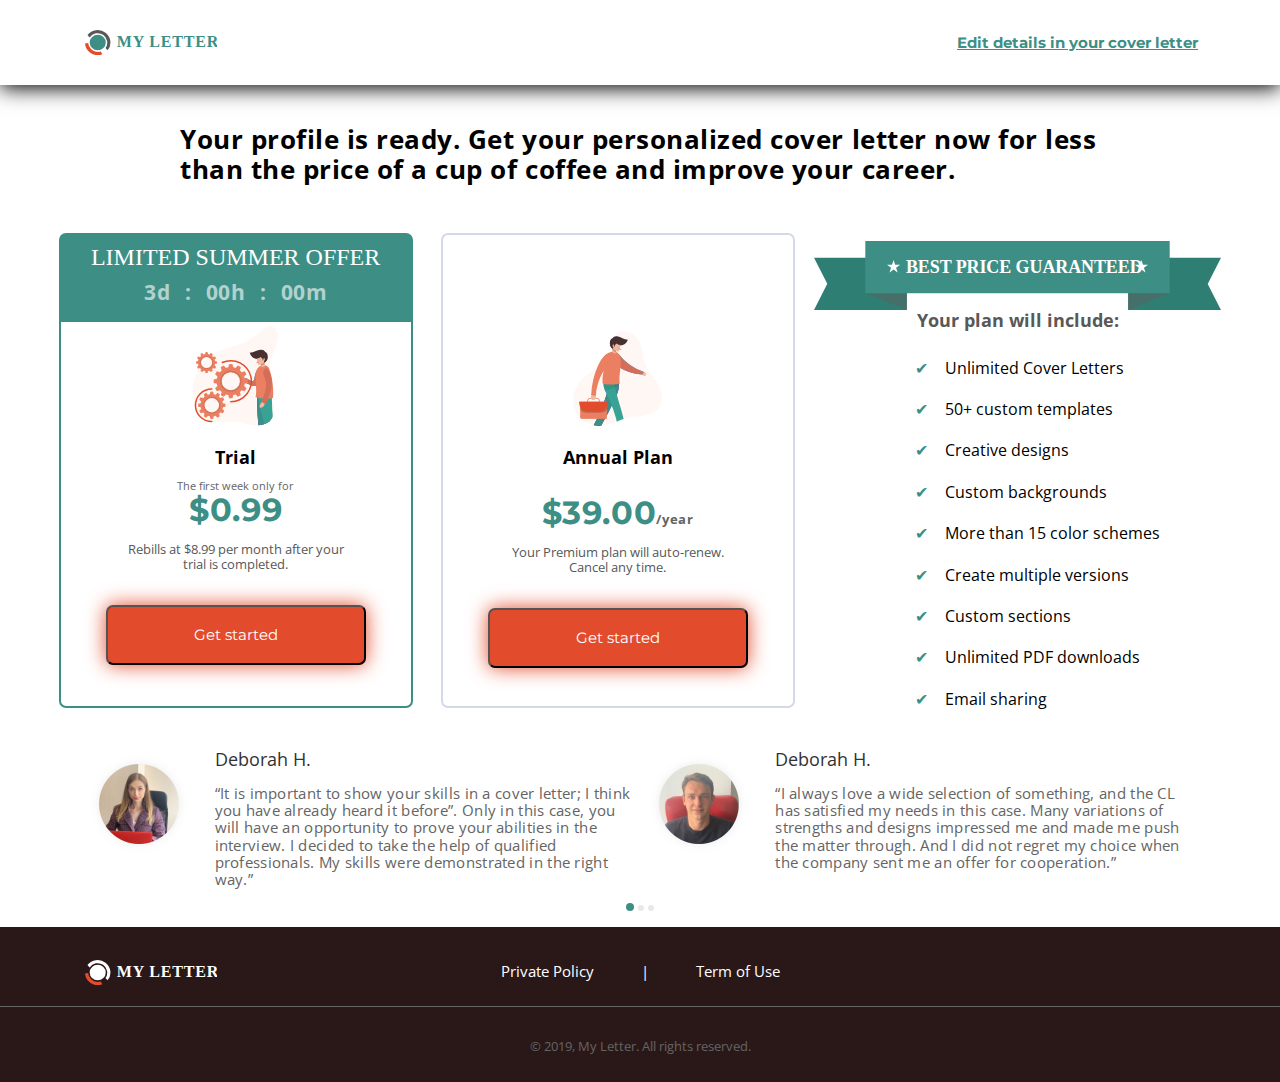
<file: payment_test/index.html>
<!DOCTYPE html>
<html lang="en">

<head>
    <meta charset="UTF-8">
    <meta name="viewport" content="width=device-width, initial-scale=1.0">
    <meta http-equiv="X-UA-Compatible" content="ie=edge">
    <link rel="stylesheet" href="scr/libs/normalize.css">
    <link rel="stylesheet" href="style.css">
    <link href="https://fonts.googleapis.com/css?family=Montserrat|Open+Sans&display=swap" rel="stylesheet">
    <title>Document</title>
</head>

<body>
    <div class="bodyWrapper">
        <header>
            <img src="scr/img/logo.svg" alt="logo" class="mainLogo">
            <a href="#">Edit details in your cover letter</a>
        </header>
        <div class="mainTitle">
            Your profile is ready. Get your personalized cover letter now for less than the price of a cup of coffee
            and improve your career.
        </div>
        <div class="mainContentWrapper">
            <div class="offers">
                <div class="offer offerTrial">
                    <div class="offerCountdown">
                        <div class="offerCountdownTitle">LIMITED SUMMER OFFER</div>
                        <div id="countdown" class="countdownTimer">
                            <div class="countdownNumber">
                                <span class="days"></span>
                                <span class="countdownText">d</span>
                            </div>
                            <span class="countdownNumber">:</span>
                            <div class="countdownNumber">
                                <span class="hours countdownText"></span>
                                <span>h</span>
                            </div>
                            <span class="countdownNumber">:</span>
                            <div class="countdownNumber">
                                <span class="minutes"></span>
                                <span>m</span>
                            </div>
                        </div>
                    </div>
                    <img src="scr/img/offer trial.svg" alt="">
                    <span class="offerTitle">Trial</span>
                    <span class="offerTrialFootnote">The first week only for</span>
                    <span class="offerPrice">$0.99</span>
                    <span class="offerDescription">Rebills at $8.99 per month after your trial is completed.</span>
                    <button class="offerBtn">Get started</button>
                </div>
                <div class="offer offerAnnual">
                    <img src="scr/img/offer annual.svg" alt="">
                    <span class="offerTitle">Annual Plan</span>
                    <span class="offerPrice">$39.00<span class="offerAnnualPrice">/year</span></span>
                    <div class="offerDescription">Your Premium plan will auto-renew. Cancel any time.</div>
                    <button class="offerBtn">Get started</button>
                </div>
            </div>
            <div class="offersGuarantee">
                <img src="scr/img/guaranted banner.svg" alt="">
                <img src="scr/img/guaranted banner title.svg" alt="" class="guarantedBannerTitle">
                <span class="offersGuaranteeTitle">Your plan will include:</span>
                <ul class="offersGuaranteeList">
                    <li><span>&#10004</span>Unlimited Cover Letters</li>
                    <li><span>&#10004</span>50+ custom templates</li>
                    <li><span>&#10004</span>Creative designs</li>
                    <li><span>&#10004</span>Custom backgrounds</li>
                    <li><span>&#10004</span>More than 15 color schemes</li>
                    <li><span>&#10004</span>Create multiple versions</li>
                    <li><span>&#10004</span>Custom sections</li>
                    <li><span>&#10004</span>Unlimited PDF downloads</li>
                    <li><span>&#10004</span>Email sharing</li>

                </ul>
            </div>

        </div>
        <div class="secondaryContentWrapper">
            <div class="carousel-wrapper">
                <input type="radio" checked="checked" id="slide1" class="carousel-selector" name="carousel-selector" />
                <input type="radio" id="slide2" class="carousel-selector" name="carousel-selector" />
                <input type="radio" id="slide3" class="carousel-selector" name="carousel-selector" />

                <ul class="carousel-items">
                    <li class="carousel-item">
                        <div class="clientReviewWrapper">
                            <img src="scr/img/client1.png" alt="" class="clientPhoto">
                            <div class="clientRewiew">
                                <span>Deborah H.</span>
                                <p>“It is important to show your skills in a cover letter; I think you have already
                                    heard it
                                    before”. Only in this case, you will have an opportunity to prove your abilities in
                                    the
                                    interview. I decided to take the help of qualified professionals. My skills were
                                    demonstrated in
                                    the right way.”</p>
                            </div>
                            <img src="scr/img/client2.png" alt="" class="clientPhoto">
                            <div class="clientRewiew">
                                <span>Deborah H.</span>
                                <p>“I always love a wide selection of something, and the CL has satisfied my needs in
                                    this case.
                                    Many variations of strengths and designs impressed me and made me push the matter
                                    through. And I
                                    did not regret my choice when the company sent me an offer for cooperation.”</p>
                            </div>
                        </div>
                    </li>

                    <li class="carousel-item">
                            <div class="clientReviewWrapper">
                                    <img src="scr/img/client1.png" alt="" class="clientPhoto">
                                    <div class="clientRewiew">
                                        <span>Deborah H.</span>
                                        <p>“It is important to show your skills in a cover letter; I think you have already
                                            heard it
                                            before”. Only in this case, you will have an opportunity to prove your abilities in
                                            the
                                            interview. I decided to take the help of qualified professionals. My skills were
                                            demonstrated in
                                            the right way.”</p>
                                    </div>
                                    <img src="scr/img/client2.png" alt="" class="clientPhoto">
                                    <div class="clientRewiew">
                                        <span>Deborah H.</span>
                                        <p>“I always love a wide selection of something, and the CL has satisfied my needs in
                                            this case.
                                            Many variations of strengths and designs impressed me and made me push the matter
                                            through. And I
                                            did not regret my choice when the company sent me an offer for cooperation.”</p>
                                    </div>
                                </div>
                    </li>

                    <li class="carousel-item">
                            <div class="clientReviewWrapper">
                                    <img src="scr/img/client1.png" alt="" class="clientPhoto">
                                    <div class="clientRewiew">
                                        <span>Deborah H.</span>
                                        <p>“It is important to show your skills in a cover letter; I think you have already
                                            heard it
                                            before”. Only in this case, you will have an opportunity to prove your abilities in
                                            the
                                            interview. I decided to take the help of qualified professionals. My skills were
                                            demonstrated in
                                            the right way.”</p>
                                    </div>
                                    <img src="scr/img/client2.png" alt="" class="clientPhoto">
                                    <div class="clientRewiew">
                                        <span>Deborah H.</span>
                                        <p>“I always love a wide selection of something, and the CL has satisfied my needs in
                                            this case.
                                            Many variations of strengths and designs impressed me and made me push the matter
                                            through. And I
                                            did not regret my choice when the company sent me an offer for cooperation.”</p>
                                    </div>
                                </div>
                    </li>
                </ul>

                <ul class="carousel-labels">
                    <li class="carousel-label">
                        <label for="slide1"></label>
                    </li>
                    <li class="carousel-label">
                        <label for="slide2"></label>
                    </li>
                    <li class="carousel-label">
                        <label for="slide3"></label>
                    </li>
                </ul>
            </div>


        </div>
    </div>
    <footer>
        <img src="scr/img/footer logo.svg" alt="" class="footerLogo">
        <div class="footerTitle">
            <div>Private Policy </div>
            <div>|</div>
            <div>Term of Use</div>
        </div>
        <div class="footerDescription">
            <span>© 2019, My Letter. All rights reserved.</span>
        </div>
    </footer>
    </div>
    <script src="mainPage.js"></script>

</body>

</html>
</file>
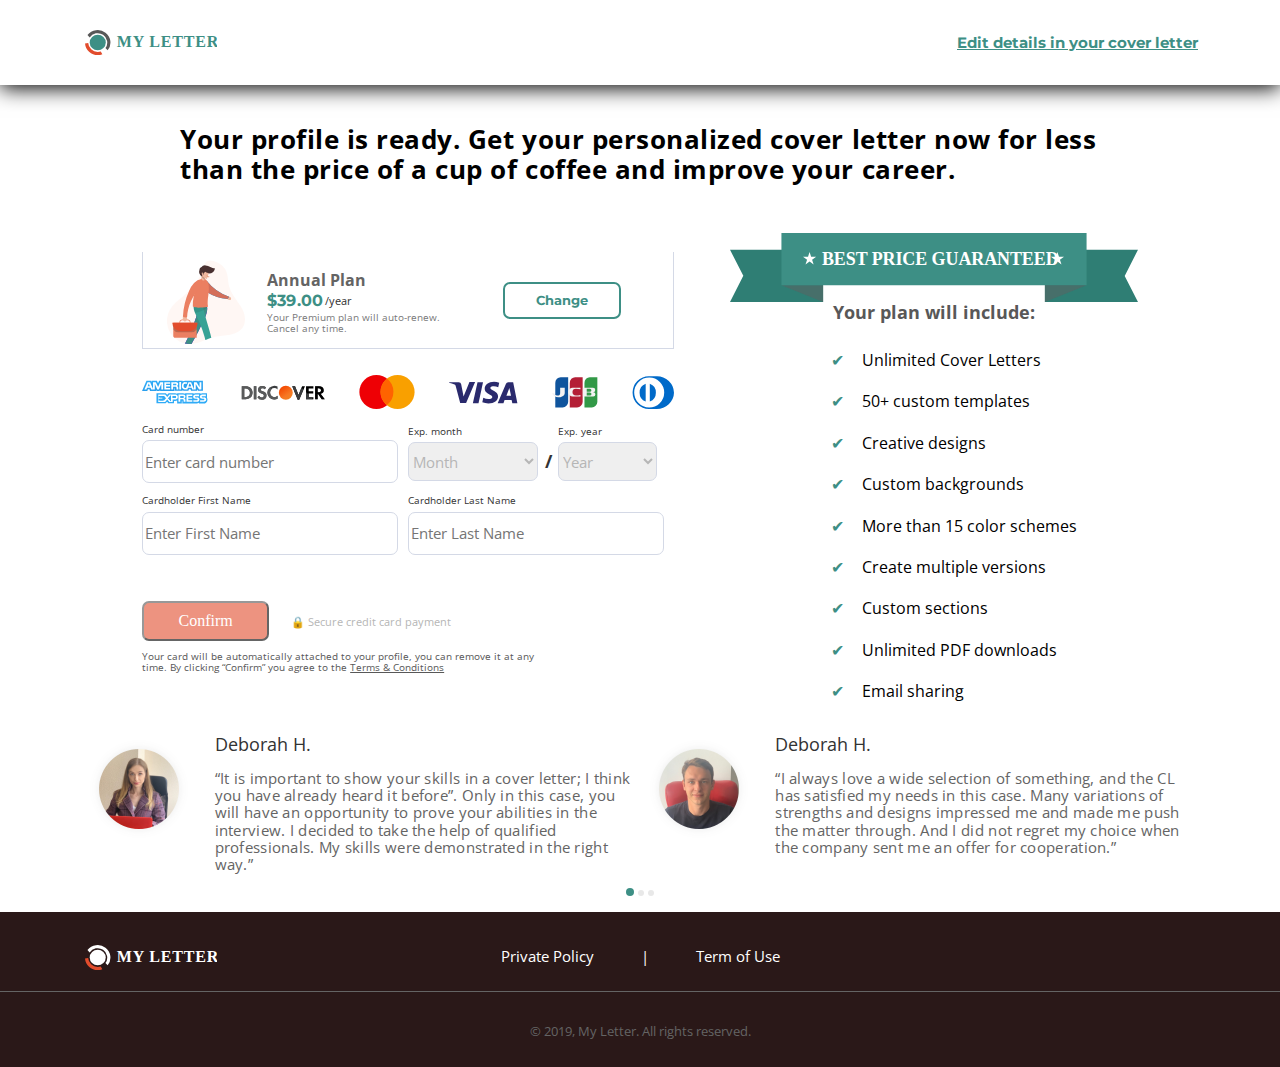
<file: payment_test/offerAnnual.html>
<!DOCTYPE html>
<html lang="en">

<head>
    <meta charset="UTF-8">
    <meta name="viewport" content="width=device-width, initial-scale=1.0">
    <meta http-equiv="X-UA-Compatible" content="ie=edge">
    <link rel="stylesheet" href="scr/libs/normalize.css">
    <link rel="stylesheet" href="style.css">
    <link rel="stylesheet" href="orderStyle.css">
    <link href="https://fonts.googleapis.com/css?family=Montserrat|Open+Sans&display=swap" rel="stylesheet">
    <title>Document</title>
</head>

<body>
    <div class="bodyWrapper">
        <header>
            <img src="scr/img/logo.svg" alt="logo" class="mainLogo">
            <a href="#">Edit details in your cover letter</a>
        </header>
        <div class="mainTitle">
            Your profile is ready. Get your personalized cover letter now for less than the price of a cup of coffee
            and improve your career.
        </div>
        <div class="mainContentWrapper">
            <div class="offerOrder">
                <div class="offerOrderInfo">
                    <div class="offerProposal">
                        <div class="offerOrderLogo">
                            <img src="scr/img/offer order annual.svg" alt="">
                        </div>
                        <div class="oferOrderDescription">
                            <div class="descriptionTitle">Annual Plan</div>
                            <div class="descriptionPrice">
                                <span>$39.00</span>
                                <div class="priceFootnote">/year</div>
                            </div>
                            <div class="descriptionFootnote">Your Premium plan will auto-renew. Cancel any time.
                            </div>
                        </div>
                        <button class="offerOrderBtn">Change</button>
                    </div>
                </div>
                <img src="scr/img/offer order cards.svg" alt="">
                <form action="#" class="checkForm">
                    <div class="check cardCheck">
                        <div class="formField" id="cardField">
                            <span class="checkTitle">Card number</span>
                            <div class="formInput">
                                <input type="text" placeholder="Enter card number" class="input longInput" id="cardCheck" required />
                                <img alt="" id="cardSuccess">
                            </div>
                            <span id="cardLabel">Minimum length 12</span>
                        </div>
                        <div class="dateCheck">
                                <div class="formField" >
                                    <span class="checkTitle">Exp. month</span>
                                    <select class="input monthCheck" >
                                        <option value="" disabled selected>Month</option>
                                        <option value="01" class="optionText">1 - January</option>
                                        <option value="02" class="optionText">2 - February</option>
                                        <option value="03" class="optionText">3 - March</option>
                                        <option value="04" class="optionText">4 - April</option>
                                        <option value="05" class="optionText">5 - May </option>
                                        <option value="06" class="optionText">6 - June </option>
                                        <option value="07" class="optionText">7 - July</option>
                                        <option value="08" class="optionText">8 - August</option>
                                        <option value="09" class="optionText">9 - September</option>
                                        <option value="10" class="optionText">10 - October</option>
                                        <option value="11" class="optionText">11 - November</option>
                                        <option value="12" class="optionText">12 - December</option>
                                    </select>
                                    <span id="dateLabel">You entered incorrect data</span>
                                </div>
                                <div class="cardCheckSeparator">/</div>
                                <div class="formField">
        
                                    <span class="checkTitle">Exp. year</span>
                                    <div class="formInput">
                                        <select class="input yearCheck">
                                            <option value="" disabled selected>Year</option>
                                            <option value="2019" class="optionText">2019</option>
                                            <option value="2020" class="optionText">2020</option>
                                            <option value="2021" class="optionText">2021</option>
                                            <option value="2022" class="optionText">2022</option>
                                            <option value="2023" class="optionText">2023</option>
                                            <option value="2024" class="optionText">2024</option>
                                        </select>
                                        <img alt="" id="dateSuccess">
                                    </div>
                                </div>
                            </div>
                    </div>
                    <div class="check nameCheck">
                        <div class="formField">
                            <span class="checkTitle">Cardholder First Name</span>
                            <input type="url" placeholder="Enter First Name" class="input longInput" id="firstNameField">
                        </div>
                        <img alt="" id="firstNameSuccess">
                        <div class="formField">
                            <span class="checkTitle">Cardholder Last Name</span>
                            <input type="text" placeholder="Enter Last Name" class="input longInput" id="lastNameField">
                        </div>
                        <img alt="" id="lastNameSuccess">
                    </div>
                </form>
                <div class="orderConfirm">
                    <button class="orderConfirmBtn">Confirm</button>
                    <span>&#128274 Secure credit card payment</span>
                </div>
                <span class="orderConfirtFootnote">Your card will be automatically attached to your profile, you can
                    remove it at any time. By clicking “Confirm” you agree to the <a href="#">Terms &
                        Conditions</a></span>
            </div>

            <div class="offersGuarantee">
                <img src="scr/img/guaranted banner.svg" alt="">
                <img src="scr/img/guaranted banner title.svg" alt="" class="guarantedBannerTitle">
                <span class="offersGuaranteeTitle">Your plan will include:</span>
                <ul class="offersGuaranteeList">
                    <li><span>&#10004</span>Unlimited Cover Letters</li>
                    <li><span>&#10004</span>50+ custom templates</li>
                    <li><span>&#10004</span>Creative designs</li>
                    <li><span>&#10004</span>Custom backgrounds</li>
                    <li><span>&#10004</span>More than 15 color schemes</li>
                    <li><span>&#10004</span>Create multiple versions</li>
                    <li><span>&#10004</span>Custom sections</li>
                    <li><span>&#10004</span>Unlimited PDF downloads</li>
                    <li><span>&#10004</span>Email sharing</li>

                </ul>
            </div>
        </div>
        <div class="secondaryContentWrapper">
            <div class="carousel-wrapper">
                <input type="radio" checked="checked" id="slide1" class="carousel-selector" name="carousel-selector" />
                <input type="radio" id="slide2" class="carousel-selector" name="carousel-selector" />
                <input type="radio" id="slide3" class="carousel-selector" name="carousel-selector" />

                <ul class="carousel-items">
                    <li class="carousel-item">
                        <div class="clientReviewWrapper">
                            <img src="scr/img/client1.png" alt="" class="clientPhoto">
                            <div class="clientRewiew">
                                <span>Deborah H.</span>
                                <p>“It is important to show your skills in a cover letter; I think you have already
                                    heard it
                                    before”. Only in this case, you will have an opportunity to prove your abilities in
                                    the
                                    interview. I decided to take the help of qualified professionals. My skills were
                                    demonstrated in
                                    the right way.”</p>
                            </div>
                            <img src="scr/img/client2.png" alt="" class="clientPhoto">
                            <div class="clientRewiew">
                                <span>Deborah H.</span>
                                <p>“I always love a wide selection of something, and the CL has satisfied my needs in
                                    this case.
                                    Many variations of strengths and designs impressed me and made me push the matter
                                    through. And I
                                    did not regret my choice when the company sent me an offer for cooperation.”</p>
                            </div>
                        </div>
                    </li>

                    <li class="carousel-item">
                        <div class="clientReviewWrapper">
                            <img src="scr/img/client1.png" alt="" class="clientPhoto">
                            <div class="clientRewiew">
                                <span>Deborah H.</span>
                                <p>“It is important to show your skills in a cover letter; I think you have already
                                    heard it
                                    before”. Only in this case, you will have an opportunity to prove your abilities in
                                    the
                                    interview. I decided to take the help of qualified professionals. My skills were
                                    demonstrated in
                                    the right way.”</p>
                            </div>
                            <img src="scr/img/client2.png" alt="" class="clientPhoto">
                            <div class="clientRewiew">
                                <span>Deborah H.</span>
                                <p>“I always love a wide selection of something, and the CL has satisfied my needs in
                                    this case.
                                    Many variations of strengths and designs impressed me and made me push the matter
                                    through. And I
                                    did not regret my choice when the company sent me an offer for cooperation.”</p>
                            </div>
                        </div>
                    </li>

                    <li class="carousel-item">
                        <div class="clientReviewWrapper">
                            <img src="scr/img/client1.png" alt="" class="clientPhoto">
                            <div class="clientRewiew">
                                <span>Deborah H.</span>
                                <p>“It is important to show your skills in a cover letter; I think you have already
                                    heard it
                                    before”. Only in this case, you will have an opportunity to prove your abilities in
                                    the
                                    interview. I decided to take the help of qualified professionals. My skills were
                                    demonstrated in
                                    the right way.”</p>
                            </div>
                            <img src="scr/img/client2.png" alt="" class="clientPhoto">
                            <div class="clientRewiew">
                                <span>Deborah H.</span>
                                <p>“I always love a wide selection of something, and the CL has satisfied my needs in
                                    this case.
                                    Many variations of strengths and designs impressed me and made me push the matter
                                    through. And I
                                    did not regret my choice when the company sent me an offer for cooperation.”</p>
                            </div>
                        </div>
                    </li>
                </ul>

                <ul class="carousel-labels">
                    <li class="carousel-label">
                        <label for="slide1"></label>
                    </li>
                    <li class="carousel-label">
                        <label for="slide2"></label>
                    </li>
                    <li class="carousel-label">
                        <label for="slide3"></label>
                    </li>
                </ul>
            </div>


        </div>
        <footer>
            <img src="scr/img/footer logo.svg" alt="" class="footerLogo">
            <div class="footerTitle">
                <div>Private Policy </div>
                <div>|</div>
                <div>Term of Use</div>
            </div>
            <div class="footerDescription">
                <span>© 2019, My Letter. All rights reserved.</span>
            </div>
        </footer>
    </div>

    <script src="offerOrder.js"></script>
</body>

</html>
</file>
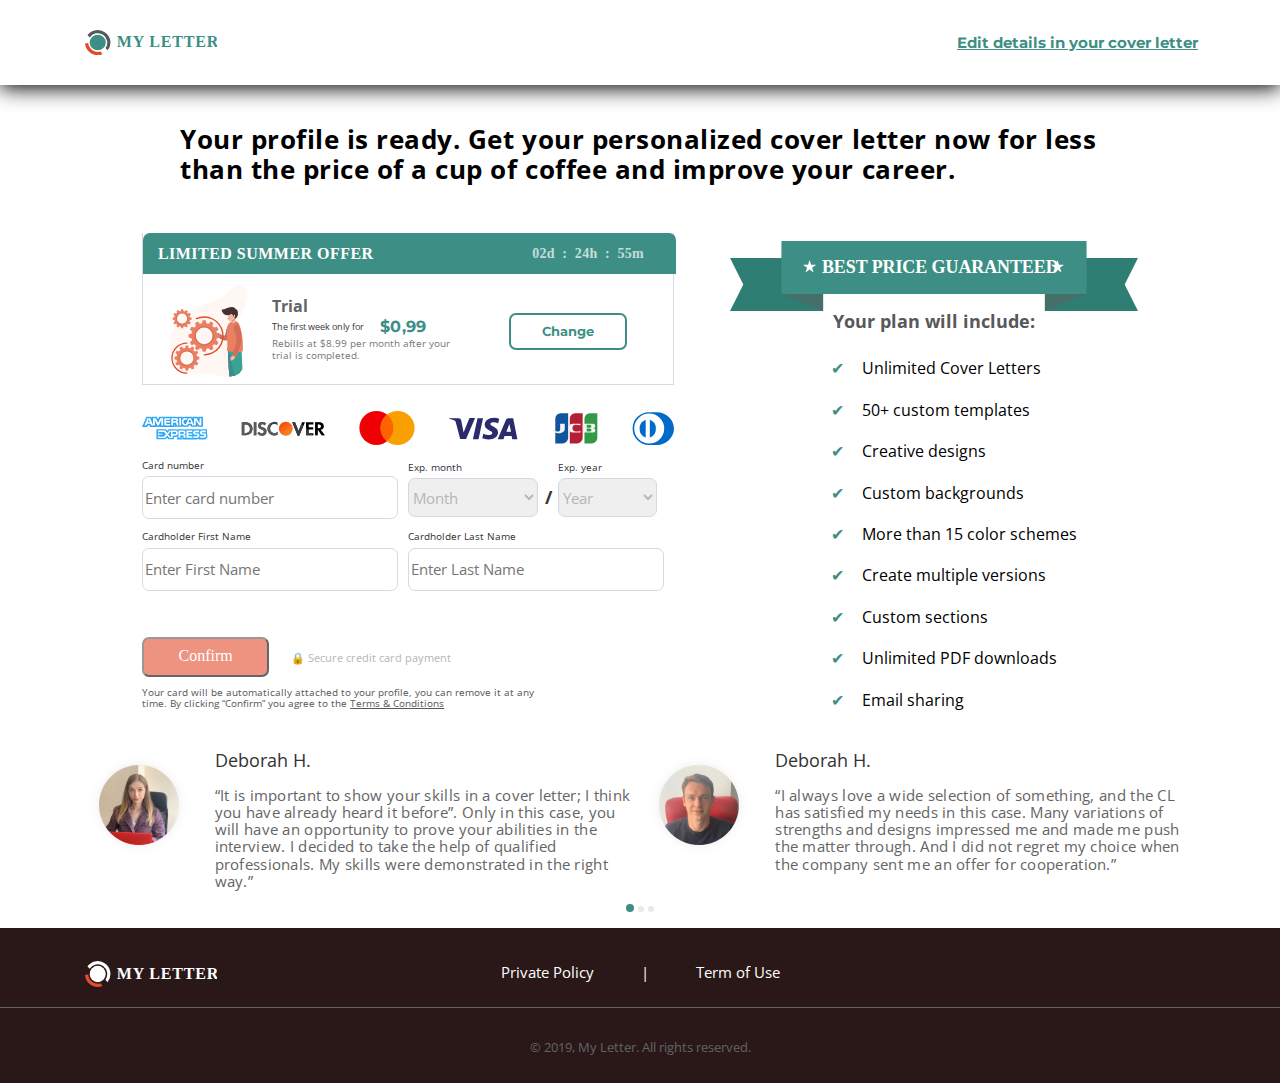
<file: payment_test/offerTrial.html>
<!DOCTYPE html>
<html lang="en">

<head>
    <meta charset="UTF-8">
    <meta name="viewport" content="width=device-width, initial-scale=1.0">
    <meta http-equiv="X-UA-Compatible" content="ie=edge">
    <link rel="stylesheet" href="scr/libs/normalize.css">
    <link rel="stylesheet" href="style.css">
    <link rel="stylesheet" href="orderStyle.css">
    <link href="https://fonts.googleapis.com/css?family=Montserrat|Open+Sans&display=swap" rel="stylesheet">
    <title>Document</title>
</head>

<body>
    <div class="bodyWrapper">
        <header>
            <img src="scr/img/logo.svg" alt="logo" class="mainLogo">
            <a href="#">Edit details in your cover letter</a>
        </header>
        <div class="mainTitle">
            Your profile is ready. Get your personalized cover letter now for less than the price of a cup of coffee
            and improve your career.
        </div>
        <div class="mainContentWrapper">
            <div class="offerOrder">
                <div class="offerOrderInfo">
                    <div class="offerOrderInfoTitle">
                        <div class="offerOrderBanner">
                            <img src="scr/img/offerOrderInfoTitle.svg" alt="" class="offerOrderBanner">
                        </div>
                        <div class="offerProposal">
                            <div class="offerOrderLogo">
                                <img src="scr/img/offer order trial.svg" alt="">
                            </div>
                            <div class="oferOrderDescription">
                                <div class="descriptionTitle">Trial</div>
                                <div class="descriptionPrice">
                                    <span>The first week only for</span>
                                    <span>$0,99</span>
                                </div>
                                <div class="descriptionFootnote">Rebills at $8.99 per month after your trial is
                                    completed.
                                </div>
                            </div>
                            <button class="offerOrderBtn">Change</button>
                        </div>
                    </div>
                </div>
                <img src="scr/img/offer order cards.svg" alt="">
                <form action="#" class="checkForm">
                        <div class="check cardCheck">
                            <div class="formField" id="cardField">
                                <span class="checkTitle">Card number</span>
                                <div class="formInput">
                                    <input type="text" placeholder="Enter card number" class="input longInput" id="cardCheck" required />
                                    <img alt="" id="cardSuccess">
                                </div>
                                <span id="cardLabel">Minimum length 12</span>
                            </div>
                            <div class="dateCheck">
                            <div class="formField" >
                                <span class="checkTitle">Exp. month</span>
                                <select class="input monthCheck" >
                                    <option value="" disabled selected>Month</option>
                                    <option value="01" class="optionText">1 - January</option>
                                    <option value="02" class="optionText">2 - February</option>
                                    <option value="03" class="optionText">3 - March</option>
                                    <option value="04" class="optionText">4 - April</option>
                                    <option value="05" class="optionText">5 - May </option>
                                    <option value="06" class="optionText">6 - June </option>
                                    <option value="07" class="optionText">7 - July</option>
                                    <option value="08" class="optionText">8 - August</option>
                                    <option value="09" class="optionText">9 - September</option>
                                    <option value="10" class="optionText">10 - October</option>
                                    <option value="11" class="optionText">11 - November</option>
                                    <option value="12" class="optionText">12 - December</option>
                                </select>
                                <span id="dateLabel">You entered incorrect data</span>
                            </div>
                            <div class="cardCheckSeparator">/</div>
                            <div class="formField">
    
                                <span class="checkTitle">Exp. year</span>
                                <div class="formInput">
                                    <select class="input yearCheck">
                                        <option value="" disabled selected>Year</option>
                                        <option value="2019" class="optionText">2019</option>
                                        <option value="2020" class="optionText">2020</option>
                                        <option value="2021" class="optionText">2021</option>
                                        <option value="2022" class="optionText">2022</option>
                                        <option value="2023" class="optionText">2023</option>
                                        <option value="2024" class="optionText">2024</option>
                                    </select>
                                    <img alt="" id="dateSuccess">
                                </div>
                            </div>
                        </div>
                        </div>
                        <div class="check nameCheck">
                            <div class="formField">
                                <span class="checkTitle">Cardholder First Name</span>
                                <input type="url" placeholder="Enter First Name" class="input longInput" id="firstNameField">
                            </div>
                            <img alt="" id="firstNameSuccess">
                            <div class="formField">
                                <span class="checkTitle">Cardholder Last Name</span>
                                <input type="text" placeholder="Enter Last Name" class="input longInput" id="lastNameField">
                            </div>
                            <img alt="" id="lastNameSuccess">
                        </div>
                    </form>
                <div class="orderConfirm">
                    <button class="orderConfirmBtn">Confirm</button>
                    <span>&#128274 Secure credit card payment</span>
                </div>
                <span class="orderConfirtFootnote">Your card will be automatically attached to your profile, you can
                    remove it at any time. By clicking “Confirm” you agree to the <a href="#">Terms &
                        Conditions</a></span>
            </div>

            <div class="offersGuarantee">
                <img src="scr/img/guaranted banner.svg" alt="">
                <img src="scr/img/guaranted banner title.svg" alt="" class="guarantedBannerTitle">
                <span class="offersGuaranteeTitle">Your plan will include:</span>
                <ul class="offersGuaranteeList">
                    <li><span>&#10004</span>Unlimited Cover Letters</li>
                    <li><span>&#10004</span>50+ custom templates</li>
                    <li><span>&#10004</span>Creative designs</li>
                    <li><span>&#10004</span>Custom backgrounds</li>
                    <li><span>&#10004</span>More than 15 color schemes</li>
                    <li><span>&#10004</span>Create multiple versions</li>
                    <li><span>&#10004</span>Custom sections</li>
                    <li><span>&#10004</span>Unlimited PDF downloads</li>
                    <li><span>&#10004</span>Email sharing</li>

                </ul>
            </div>

        </div>
        <div class="secondaryContentWrapper">
                <div class="carousel-wrapper">
                    <input type="radio" checked="checked" id="slide1" class="carousel-selector" name="carousel-selector" />
                    <input type="radio" id="slide2" class="carousel-selector" name="carousel-selector" />
                    <input type="radio" id="slide3" class="carousel-selector" name="carousel-selector" />
    
                    <ul class="carousel-items">
                        <li class="carousel-item">
                            <div class="clientReviewWrapper">
                                <img src="scr/img/client1.png" alt="" class="clientPhoto">
                                <div class="clientRewiew">
                                    <span>Deborah H.</span>
                                    <p>“It is important to show your skills in a cover letter; I think you have already
                                        heard it
                                        before”. Only in this case, you will have an opportunity to prove your abilities in
                                        the
                                        interview. I decided to take the help of qualified professionals. My skills were
                                        demonstrated in
                                        the right way.”</p>
                                </div>
                                <img src="scr/img/client2.png" alt="" class="clientPhoto">
                                <div class="clientRewiew">
                                    <span>Deborah H.</span>
                                    <p>“I always love a wide selection of something, and the CL has satisfied my needs in
                                        this case.
                                        Many variations of strengths and designs impressed me and made me push the matter
                                        through. And I
                                        did not regret my choice when the company sent me an offer for cooperation.”</p>
                                </div>
                            </div>
                        </li>
    
                        <li class="carousel-item">
                                <div class="clientReviewWrapper">
                                        <img src="scr/img/client1.png" alt="" class="clientPhoto">
                                        <div class="clientRewiew">
                                            <span>Deborah H.</span>
                                            <p>“It is important to show your skills in a cover letter; I think you have already
                                                heard it
                                                before”. Only in this case, you will have an opportunity to prove your abilities in
                                                the
                                                interview. I decided to take the help of qualified professionals. My skills were
                                                demonstrated in
                                                the right way.”</p>
                                        </div>
                                        <img src="scr/img/client2.png" alt="" class="clientPhoto">
                                        <div class="clientRewiew">
                                            <span>Deborah H.</span>
                                            <p>“I always love a wide selection of something, and the CL has satisfied my needs in
                                                this case.
                                                Many variations of strengths and designs impressed me and made me push the matter
                                                through. And I
                                                did not regret my choice when the company sent me an offer for cooperation.”</p>
                                        </div>
                                    </div>
                        </li>
    
                        <li class="carousel-item">
                                <div class="clientReviewWrapper">
                                        <img src="scr/img/client1.png" alt="" class="clientPhoto">
                                        <div class="clientRewiew">
                                            <span>Deborah H.</span>
                                            <p>“It is important to show your skills in a cover letter; I think you have already
                                                heard it
                                                before”. Only in this case, you will have an opportunity to prove your abilities in
                                                the
                                                interview. I decided to take the help of qualified professionals. My skills were
                                                demonstrated in
                                                the right way.”</p>
                                        </div>
                                        <img src="scr/img/client2.png" alt="" class="clientPhoto">
                                        <div class="clientRewiew">
                                            <span>Deborah H.</span>
                                            <p>“I always love a wide selection of something, and the CL has satisfied my needs in
                                                this case.
                                                Many variations of strengths and designs impressed me and made me push the matter
                                                through. And I
                                                did not regret my choice when the company sent me an offer for cooperation.”</p>
                                        </div>
                                    </div>
                        </li>
                    </ul>
    
                    <ul class="carousel-labels">
                        <li class="carousel-label">
                            <label for="slide1"></label>
                        </li>
                        <li class="carousel-label">
                            <label for="slide2"></label>
                        </li>
                        <li class="carousel-label">
                            <label for="slide3"></label>
                        </li>
                    </ul>
                </div>
    
    
            </div>
    </div>
    <footer>
        <img src="scr/img/footer logo.svg" alt="" class="footerLogo">
        <div class="footerTitle">
            <div>Private Policy </div>
            <div>|</div>
            <div>Term of Use</div>
        </div>
        <div class="footerDescription">
            <span>© 2019, My Letter. All rights reserved.</span>
        </div>
    </footer>
    </div>
    <script src="offerOrder.js"></script>
</body>

</html>
</file>
<file: payment_test/style.css>
.bodyWrapper {
    display: flex;
    flex-direction: column;
}

header {
    display: flex;
    height: 85px;
    align-items: center;
    justify-content: space-between;
    padding-left: 85px;
    padding-right: 82px;
    background-color: #FFFFFF;
    box-shadow: 0px 3px 20px #000000;
}

header>a {
    color: #3D8F85;
    font-size: 15px;
    font-family: Montserrat;
    font-weight: bold;
}

.mainTitle {
    height: 72px;
    width: 920px;
    margin-top: 40px;
    align-self: center;
    font-family: Open Sans;
    letter-spacing: 0.52px;
    font-size: 26px;
    font-weight: bold;
}

.mainContentWrapper {
    display: flex;
    align-items: center;
    margin-top: 36px;
    align-self: center;
    margin-bottom: 40.54px;
}

.offers {
    display: flex;
    flex-direction: row;
    box-sizing: border-box;
    height: 475px;
    margin-right: 19px;
}

.offer {
    display: flex;
    flex-direction: column;
    align-items: center;
    width: 350px;
    border: 2px solid #3D8F85;
    border-radius: 7px;

}

.offerTrial {
    margin-right: 28px;
}

.offerCountdown {
    width: 350px;
    height: 87px;
    display: flex;
    flex-direction: column;
    align-items: center;
    background-color: #3D8F85;
}

.offerCountdownTitle {
    text-align: center;
    margin-top: 9px;
    margin-bottom: 4px;
    font-size: 24px;
    color: #FFFFFF;
    width: 100%;
}
.countdownTimer{
    display: flex;
    flex-direction: row;
    width: 183px;
    justify-content: space-between;
    margin-top: 4px;
}
.countdownNumber{
    display: flex;
    flex-direction: row;
    font-size: 21px;
    letter-spacing: 0.42px;
    color: #FFFFFF;
    opacity: 0.6;
    font-weight: bold;
    font-family: Open Sans;
}
.offerTrial>img {
    margin-top: 4px;
    margin-bottom: 18.2px;
}

.offerTitle {
    font-size: 18px;
    font-family: Open Sans;
    font-weight: bold;
    margin-bottom: 12px;
}

.offerTrialFootnote {
    font-size: 11px;
    color: #646464;
    font-family: Open Sans;
}

.offerPrice {
    font-size: 32px;
    letter-spacing: 0.64px;
    font-weight: bold;
    font-family: Montserrat;
    color: #3D8F85;
    margin-bottom: 13px;
}

.offerDescription {
    display: inline-block;
    width: 226px;
    text-align: center;
    font-size: 13px;
    color: #585858;
    font-family: Open Sans;
    margin-bottom: 33px;
}

.offerBtn {
    outline: none;
    width: 260px;
    height: 60px;
    border-radius: 7px;
    box-shadow: 0px 0px 20px #E24C2C;
    background-color: #E24C2C;
    color: #FFFFFF;
    font-size: 15px;
    font-family: Montserrat;
}

.offerAnnual {
    border-color: #D4D9E6;
    padding-top: 93.54px;
}

.offerAnnual>img {
    margin-bottom: 20.37px;
}

.offerAnnual>.offerTitle {
    margin-bottom: 28px;
}

.offerAnnualPrice {
    font-size: 13px;
    color: #646464;
    font-family: Open Sans;
    font-weight: regular;

}

.offersGuarantee {
    display: flex;
    flex-direction: column;
    align-items: center;
    position: relative;
    height: 460px;
    width: 407.79px;
}

.guarantedBannerTitle {
    position: absolute;
    top: 13px;
    left: 73px;
    z-index: 3;
}

.offersGuaranteeTitle {
    font-size: 18px;
    color: #585858;
    font-family: Open Sans;
    font-weight: bold;
    margin-bottom: 12px;
}

.offersGuaranteeList {
    list-style: none;
}

.offersGuaranteeList>li {
    font-size: 16px;
    font-family: Open Sans;
    margin-bottom: 23px;
}

.offersGuaranteeList>li>span {
    color: #3D8F85;
    margin-right: 17.87px;
}

.secondaryContentWrapper {
    display: flex;
    flex-direction: row;
    align-self: center;
    width: 1113px;

}

.clientReviewWrapper {
    display: flex;
    max-width: 1113px;
    justify-content: space-between;
}

.clientPhoto {
    width: 110px;
    height: 110px;
    margin-right: 21px;
}

.clientRewiew>span {
    font-size: 18px;
    color: #333333;
    margin-bottom: 10px;
    font-weight: Semibold;
    font-family: Open Sans;
}

.clientRewiew>p {
    font-size: 15px;
    color: #646464;
    letter-spacing: 0.3px;
    font-family: Open Sans;
}
.carousel-items, .carousel-labels {
	margin: 0;
	padding: 0;
	list-style: none;
	display: block;
}
.carousel-item {
	display: block;
	float: left;
}

.carousel-wrapper {
    width: 100%;
	position: relative;
	padding-bottom: 16%;
	overflow: hidden;
}
.carousel-items {
	width: 300%;
	height: 100%;
	position: absolute;
	left: 0;
	top: 0;
	z-index: 1;
	transition: left .5s ease-out;
	-o-transition: left .5s ease-out;
	-ms-transition: left .5s ease-out;
	-moz-transition: left .5s ease-out;
	-webkit-transition: left .5s ease-out;
}
.carousel-item {
	width: 33.3333%;
	height: 100%;
	color: white;
}
.carousel-labels {
	position: absolute;
	z-index: 2;
	left: 0;
	bottom: 0;
	height: 20px;
	width: 100%;
	padding: 10px 0;
	text-align: center;
}
.carousel-selector {
    display: none;
}
.carousel-label {
	display: inline-block;
}
.carousel-label label {
	width: 6px;
	height: 6px;
	border-radius: 10px;
    background-color:#E8E8E8;
	display: block;
	cursor: pointer;
}

#slide1:checked ~ .carousel-items {
	left: 0;
}
#slide1:checked ~ .carousel-labels .carousel-label:nth-child(1) label {
    background-color: #3D8F85;
    width: 8px;
	height: 8px;
}
#slide2:checked ~ .carousel-items {
	left: -100%;
}
#slide2:checked ~ .carousel-labels .carousel-label:nth-child(2) label {
    background-color: #3D8F85;
    width: 8px;
	height: 8px;
}
#slide3:checked ~ .carousel-items {
	left: -200%;
}
#slide3:checked ~ .carousel-labels .carousel-label:nth-child(3) label {
    background-color: #3D8F85;
    width: 8px;
	height: 8px;
}
footer {
    display: flex;
    position: relative;
    flex-direction: column;
    justify-content: space-between;
    align-items: center;
    height: 155px;
    width: 100%;
    background-color: #2A1818;
}

.footerLogo {
    position: absolute;
    top: 33px;
    left: 85.31px;
} 
.footerTitle{
    display: flex;
    flex-direction: row;
    align-content: center;
    justify-content: space-between;
    margin-top: 36px;
    width: 279px;
    font-size: 15px;
    font-family: Open Sans;
    color:#FFFFFF;
}
.footerDescription{
    height: 75px;
    width: 100%;
    text-align: center;
    border-top: 1px solid #646464;
}
.footerDescription>span{
    display: inline-block;
    margin-top: 32px;
    font-size: 13px;
    font-family: Open Sans;
    color: #646464;
}
</file>
<file: payment_test/orderStyle.css>
.offerOrder{
    display: flex;
    flex-direction: column;
    min-width: 532px;
    max-width: 532px;
    margin-right: 55.88px;
}
.offerOrderInfo{
    display: flex;
    flex-direction: column;
    margin-bottom: 25.54px;
    border: 1px solid #D4D9E6;
    border-top: none;
}
.offerOrderInfoTitle{
    position: relative;
}
.offerProposal{
    display: flex;
    flex-direction: row;
}
.offerOrderLogo{
    margin-top: 7px;
    margin-right: 22px;
    margin-left: 24px;
}
.oferOrderDescription{
    margin-top: 18.56px;
    width: 189px;
}
.descriptionTitle{
    font-size: 16px;
    color: #646464;
    font-weight: bold;
    font-family: Open Sans;
    margin-bottom: 3px;
}
.descriptionPrice{
    display: flex;
    flex-direction: row;
    margin-bottom: 1.5px;
    align-items: center; 
}
.priceFootnote{
    margin-left: -15px;
    font-size: 11px;
    color: #333333;
    font-family: Open Sans;
}
.descriptionPrice>span:first-of-type{
    font-size: 9px;
    color: #333333;
    font-family: Open Sans;
    margin-right: 16px;
}
.descriptionPrice>span:last-of-type{
    font-size: 16px;
    letter-spacing: 0.32px;
    color: #3D8F85;
    font-family: Montserrat;
    font-weight: bold;
}
.descriptionFootnote{
    font-size: 10px;
    color: #585858;
    opacity: 0.8;
    font-family: Open Sans;
}
.offerOrderBtn{
    outline: none;
    align-self: center;
    margin-left: 47.5px;
    border: 2px solid #3D8F85;
    border-radius: 7px;
    width: 118px;
    height: 37.28px;
    background-color: #ffff;
    font-size: 13px;
    color: #3D8F85;
    font-family: Montserrat;
    font-weight: bold;

}
.formField {
    display: flex;
    position: relative;
    flex-direction: column;
}
.fieldFocus{
    margin-right: 20px;
}
.checkForm {
    display: flex;
    margin-top: 15px;
    flex-direction: column;
}
.formInput{
    display: flex;
    flex-direction: row;
}
.checkSuccess{
content: url(scr/img/checkSuccess.svg);
}
.checkDeny{
    content: url(scr/img/checkDeny.svg);
}
.check{
    display: flex;
    flex-direction: row;
    align-items: center;
}
.input{
    height: 39px;
    border: 1px solid #D4D9E6;
    border-radius: 7px;
    font-size: 15px;
    color: #B6B6B6;
    font-family: Open Sans;
    outline: none; 
}
.longInput{
    width: 250px;
    margin-right: 10px;
}
.shortInput{
    max-width: 219px;
    margin-right: 10px;
}
.cardCheck{
    display: flex;
    flex-direction: row;
    margin-bottom: 12px;
}
#cardLabel{
    display: none;
    font-size: 10px;
    color: #E24C2C;
    font-family: Open Sans;
}
#dateLabel{
    display: none;
    font-size: 10px;
    color: #E24C2C;
    font-family: Open Sans;
}
.cardCheckSeparator{
    display: inline-block;
    align-self: center;
    font-size: 18px;
    color: #333333;
    font-weight: bold;
    font-family: Open Sans;
    margin-right: 6.63px;
    margin-top: 15px;
}
.nameCheck{
    margin-bottom: 18px;
}
.dateCheck{
    display: flex;
    flex-direction: row;
}
.monthCheck{
    width: 130px;
    margin-right: 6.35px;
}
option[value=""][disabled] {
    display: none;
  }
.yearCheck{
    width: 99px;
}
.checkTitle{
    font-size: 10px;
    color: #333333;
    font-family: Open Sans;
    margin-bottom: 5px;
}
.checkForm button {
	border-radius: 2px;
	background-color: #ccc;
	color: #fff;
}
.orderConfirm{
    margin-top: 28px;
    margin-bottom: 10px;
}
.orderConfirmBtn{
    outline: none;
    width: 127px;
    height: 40px;
    background-color: #E24C2C;
    color: #FFFFFF;
    border-radius: 7px;
    opacity: 0.6;
    margin-right: 18px;
}
.orderConfirmBtnActive{
    opacity: 1;
}
.orderConfirm>span{
    font-size: 11px;
    color: #B6B6B6;
    font-family: Open Sans;
}
.orderConfirtFootnote{
    font-size: 10px;
    color: #585858;
    font-family: Open Sans;
    width: 399px;
}
.orderConfirtFootnote>a{
    color: #585858;
}
</file>
